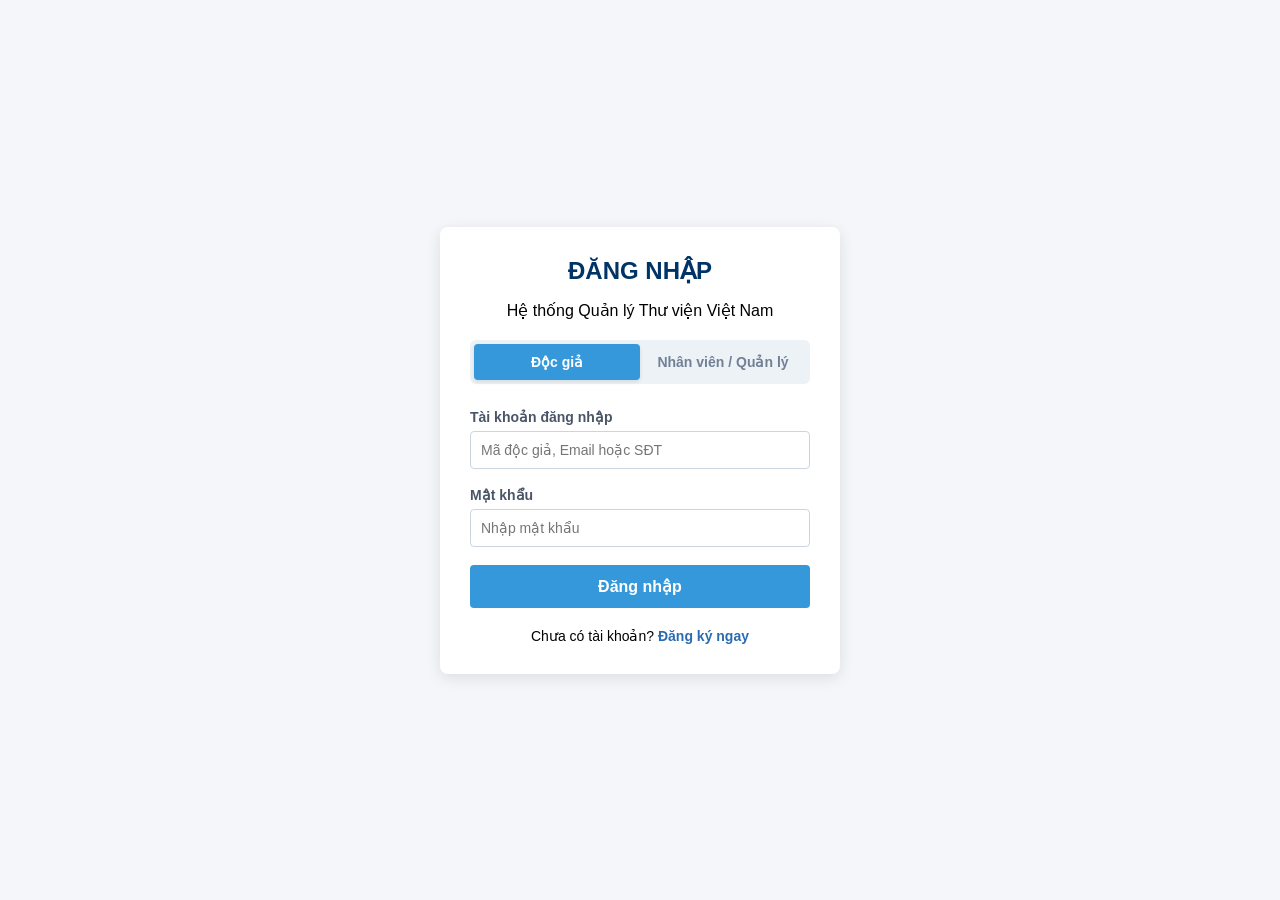
<file: frontend/auth/login.html>
<!DOCTYPE html>
<html lang="vi">
<head>
    <meta charset="UTF-8">
    <meta name="viewport" content="width=device-width, initial-scale=1.0">
    <title>VIETNAM Library - Đăng nhập</title>
    <style>
        body {
            font-family: Arial, sans-serif;
            background-color: #f4f6f9;
            margin: 0;
            display: flex;
            justify-content: center;
            align-items: center;
            min-height: 100vh;
        }
        .auth-container {
            background: #ffffff;
            width: 100%;
            max-width: 400px;
            padding: 30px;
            border-radius: 8px;
            box-shadow: 0 4px 15px rgba(0, 0, 0, 0.1);
            box-sizing: border-box;
        }
        .auth-header {
            text-align: center;
            margin-bottom: 20px;
        }
        .auth-header h2 {
            color: #003366;
            margin: 0 0 5px 0;
            font-size: 24px;
        }
        
        /* --- CSS CHO PHẦN CHUYỂN TAB CHUYÊN NGHIỆP --- */
        .role-tabs {
            display: flex;
            background: #edf2f7;
            padding: 4px;
            border-radius: 6px;
            margin-bottom: 25px;
        }
        .tab-btn {
            flex: 1;
            padding: 10px;
            text-align: center;
            cursor: pointer;
            font-weight: bold;
            font-size: 14px;
            color: #718096;
            border-radius: 4px;
            transition: all 0.3s ease;
        }
        /* Tab nào được chọn sẽ sáng lên màu xanh dương */
        .tab-btn.active {
            background: #3498db;
            color: white;
            box-shadow: 0 2px 4px rgba(0,0,0,0.1);
        }

        .form-group {
            margin-bottom: 18px;
        }
        .form-group label {
            display: block;
            margin-bottom: 6px;
            font-size: 14px;
            font-weight: bold;
            color: #4a5568;
        }
        .form-group input {
            width: 100%;
            padding: 10px;
            border: 1px solid #cbd5e0;
            border-radius: 4px;
            font-size: 14px;
            box-sizing: border-box;
        }
        .btn-login {
            width: 100%;
            padding: 12px;
            background-color: #3498db;
            border: none;
            border-radius: 4px;
            color: white;
            font-size: 16px;
            font-weight: bold;
            cursor: pointer;
            transition: background 0.2s;
        }
        .btn-login:hover {
            background-color: #2980b9;
        }
        .auth-switch {
            text-align: center;
            margin-top: 20px;
            font-size: 14px;
        }
        .auth-switch a {
            color: #2b6cb0;
            text-decoration: none;
            font-weight: bold;
        }
    </style>
</head>
<body>

<div class="auth-container">
    <div class="auth-header">
        <h2>ĐĂNG NHẬP</h2>
        <p>Hệ thống Quản lý Thư viện Việt Nam</p>
    </div>

    <div class="role-tabs">
        <div class="tab-btn active" onclick="switchRole('reader')">Độc giả</div>
        <div class="tab-btn" onclick="switchRole('staff')">Nhân viên / Quản lý</div>
    </div>
    
    <form onsubmit="handleLogin(event)">
        <div class="form-group">
            <label id="account-label">Tài khoản đăng nhập</label>
            <input type="text" id="login-account" required placeholder="Mã độc giả, Email hoặc SĐT">
        </div>
        <div class="form-group">
            <label>Mật khẩu</label>
            <input type="password" id="login-password" required placeholder="Nhập mật khẩu">
        </div>
        <button type="submit" class="btn-login">Đăng nhập</button>
    </form>
    
    <div class="auth-switch" id="register-link-box">
        Chưa có tài khoản? <a href="register.html">Đăng ký ngay</a>
    </div>
</div>

<script src="../shared/api.js"></script>
<script src="login.js"></script>
</body>
</html>
</file>
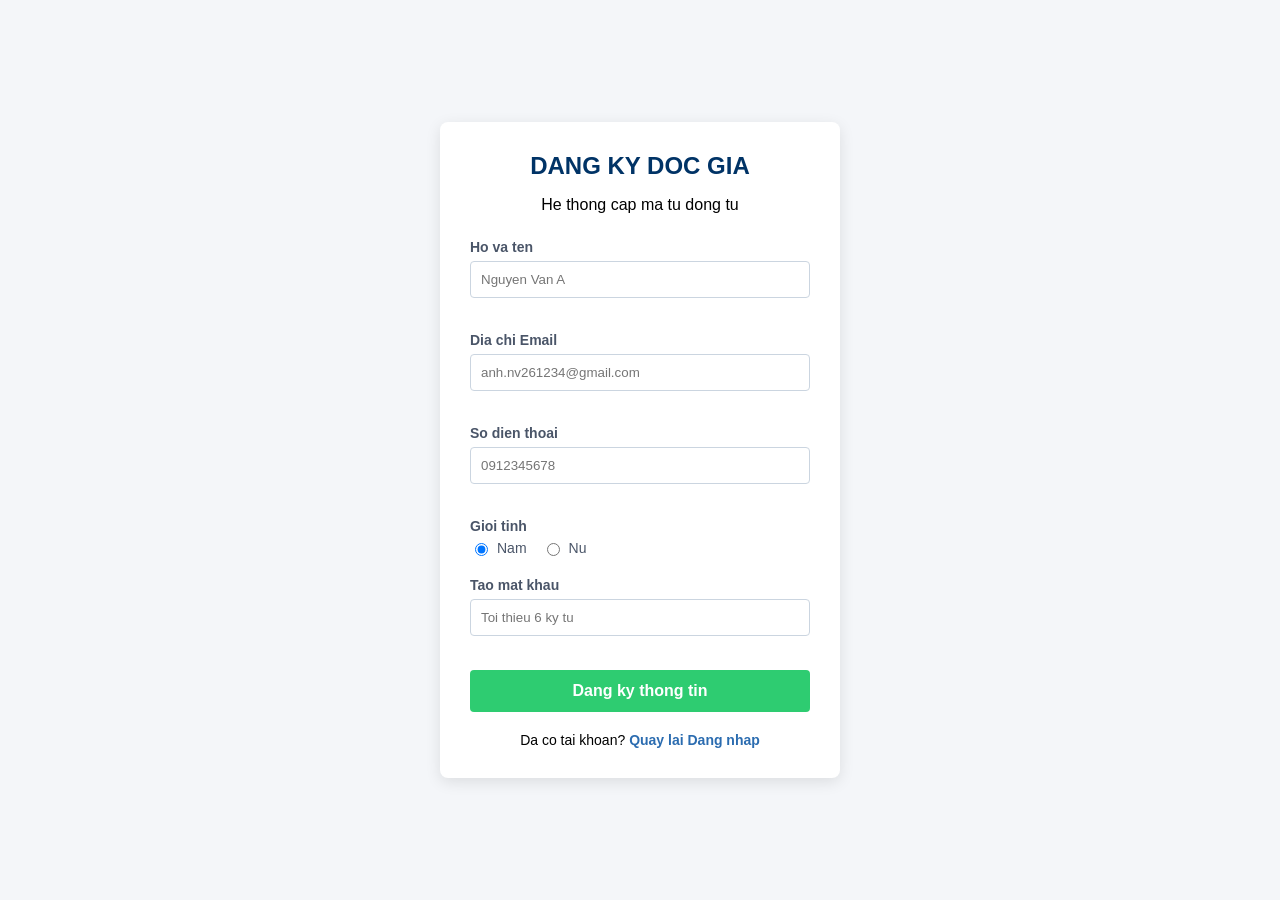
<file: frontend/auth/register.html>
<!DOCTYPE html>
<html lang="vi">
<head>
    <meta charset="UTF-8">
    <meta name="viewport" content="width=device-width, initial-scale=1.0">
    <title>HUST Library - Dang ky doc gia</title>
    <style>
        body {
            font-family: Arial, sans-serif;
            background-color: #f4f6f9;
            margin: 0;
            display: flex;
            justify-content: center;
            align-items: center;
            min-height: 100vh;
        }
        .auth-container {
            background: #ffffff;
            width: 100%;
            max-width: 400px;
            padding: 30px;
            border-radius: 8px;
            box-shadow: 0 4px 15px rgba(0, 0, 0, 0.1);
            box-sizing: border-box;
        }
        .auth-header {
            text-align: center;
            margin-bottom: 25px;
        }
        .auth-header h2 {
            color: #003366;
            margin: 0 0 5px 0;
            font-size: 24px;
        }
        .form-group {
            margin-bottom: 15px;
        }
        .form-group label {
            display: block;
            margin-bottom: 6px;
            font-size: 14px;
            font-weight: bold;
            color: #4a5568;
        }
        .form-group input {
            width: 100%;
            padding: 10px;
            border: 1px solid #cbd5e0;
            border-radius: 4px;
            box-sizing: border-box;
        }
        .btn-register {
            width: 100%;
            padding: 12px;
            background-color: #2ecc71;
            border: none;
            border-radius: 4px;
            color: white;
            font-size: 16px;
            font-weight: bold;
            cursor: pointer;
            transition: background 0.2s;
        }
        .btn-register:hover {
            background-color: #27ae60;
        }
        .btn-register:disabled {
            background-color: #9ae6b4;
            cursor: not-allowed;
        }
        .auth-switch {
            text-align: center;
            margin-top: 20px;
            font-size: 14px;
        }
        .auth-switch a {
            color: #2b6cb0;
            text-decoration: none;
            font-weight: bold;
        }
        .error-message {
            color: #e74c3c;
            font-size: 12px;
            margin-top: 4px;
            display: block;
            min-height: 15px;
        }
        .success-card {
            background: #edf7ed;
            color: #1e4620;
            padding: 15px;
            border-radius: 4px;
            margin-bottom: 15px;
            border: 1px solid #c3e6cb;
            text-align: center;
        }
        .reader-id {
            font-size: 18px;
            font-weight: bold;
            color: #ff0000;
            margin-top: 5px;
        }
        .hidden {
            display: none;
        }
    </style>
</head>
<body>

<div class="auth-container">
    <div class="auth-header">
        <h2>DANG KY DOC GIA</h2>
        <p>He thong cap ma tu dong tu</p>
    </div>

    <div id="register-success" class="success-card hidden">
        Dang ky thanh cong! Ma doc gia cua ban la:
        <div class="reader-id" id="assigned-id"></div>
    </div>

    <form onsubmit="handleRegister(event)">
        <div class="form-group">
            <label>Ho va ten</label>
            <input type="text" id="reg-name" required placeholder="Nguyen Van A">
            <span class="error-message" id="name-error"></span>
        </div>
        <div class="form-group">
            <label>Dia chi Email</label>
            <input type="email" id="reg-email" required placeholder="anh.nv261234@gmail.com">
            <span class="error-message" id="email-error"></span>
        </div>
        <div class="form-group">
            <label>So dien thoai</label>
            <input type="tel" id="reg-phone" required placeholder="0912345678">
            <span class="error-message" id="phone-error"></span>
        </div>
        <div class="form-group">
            <label>Gioi tinh</label>
            <div style="display: flex; gap: 15px; align-items: center; margin-top: 4px;">
                <label style="display: inline-flex; align-items: center; gap: 6px; font-weight: normal; cursor: pointer;">
                    <input type="radio" name="reg-gender" value="Nam" checked> Nam
                </label>
                <label style="display: inline-flex; align-items: center; gap: 6px; font-weight: normal; cursor: pointer;">
                    <input type="radio" name="reg-gender" value="Nu"> Nu
                </label>
            </div>
        </div>
        <div class="form-group">
            <label>Tao mat khau</label>
            <input type="password" id="reg-password" required placeholder="Toi thieu 6 ky tu">
            <span class="error-message" id="password-error"></span>
        </div>
        <button type="submit" class="btn-register">Dang ky thong tin</button>
    </form>

    <div class="auth-switch">
        Da co tai khoan? <a href="login.html">Quay lai Dang nhap</a>
    </div>
</div>

<script src="../shared/api.js"></script>
<script src="register.js"></script>
</body>
</html>
</file>
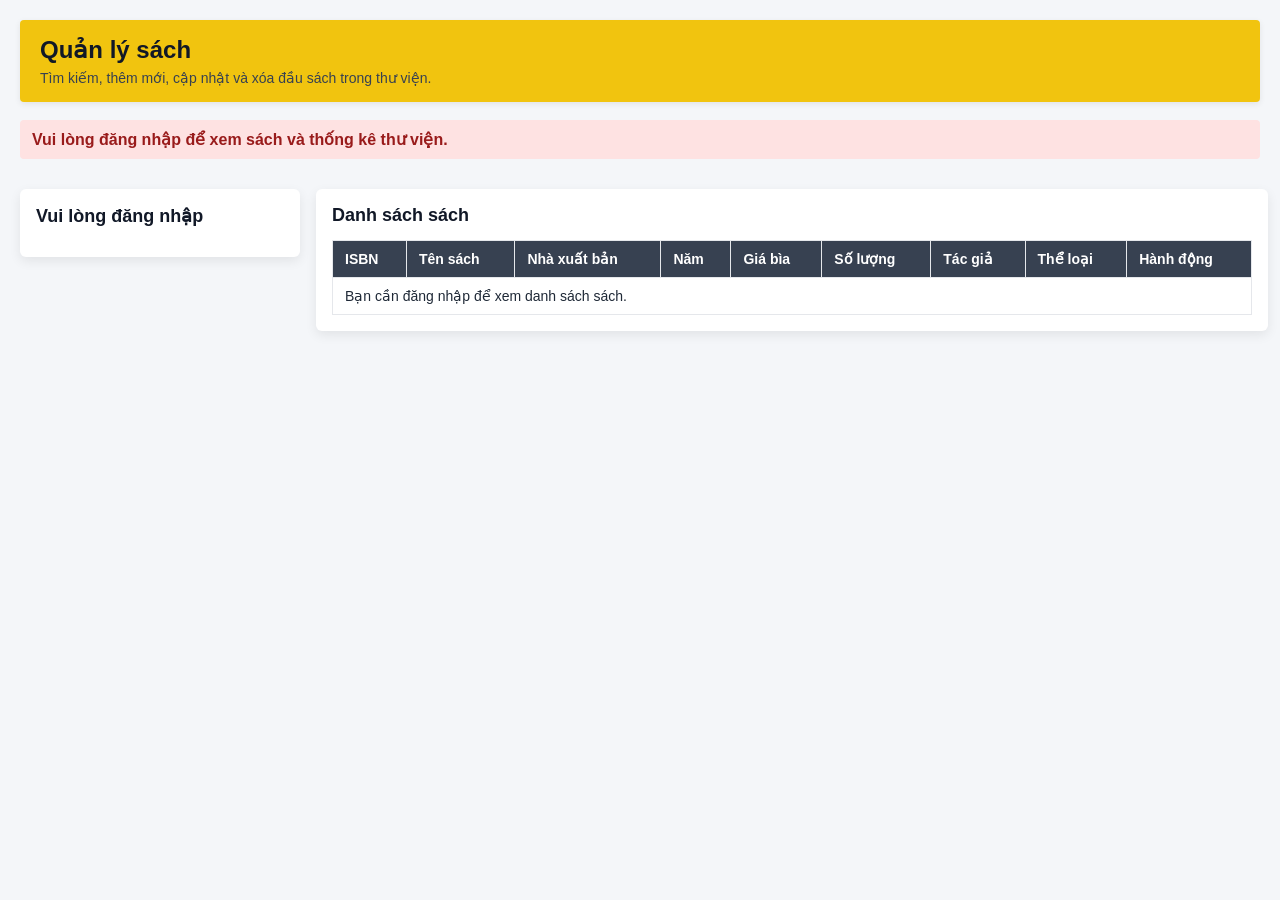
<file: frontend/books/books.html>
<!doctype html>
<html lang="vi">
<head>
    <meta charset="utf-8">
    <meta name="viewport" content="width=device-width, initial-scale=1">
    <title>Quản lý sách</title>
    <link rel="stylesheet" href="../shared/base.css">

    <style>
        body {
            background: #f4f6f9;
            color: #1f2937;
        }

        .books-page {
            padding: 20px;
        }

        .page-heading {
            background: #f1c40f;
            color: #111827;
            padding: 16px 20px;
            border-radius: 4px;
            margin-bottom: 18px;
            box-shadow: 0 2px 6px rgba(0, 0, 0, 0.08);
        }

        .page-heading h1 {
            margin: 0;
            font-size: 24px;
            letter-spacing: 0;
        }

        .page-heading p {
            margin: 6px 0 0;
            color: #374151;
            font-size: 14px;
        }

        .toolbar {
            display: flex;
            gap: 10px;
            align-items: center;
            justify-content: space-between;
            margin-bottom: 16px;
            flex-wrap: wrap;
        }

        .search-box {
            display: flex;
            gap: 8px;
            flex: 1;
            min-width: 320px;
        }

        .search-box input,
        .search-box select,
        .book-form input,
        .book-form textarea,
        .copy-form input,
        .copy-form select {
            border: 1px solid #d1d5db;
            border-radius: 4px;
            padding: 10px;
            font-size: 14px;
            background: #ffffff;
        }

        .search-box input {
            flex: 1;
            min-width: 180px;
        }

        .btn {
            border: none;
            border-radius: 4px;
            padding: 10px 14px;
            font-weight: bold;
            cursor: pointer;
            transition: background 0.2s, transform 0.1s;
            white-space: nowrap;
        }

        .btn:active {
            transform: translateY(1px);
        }

        .btn-primary {
            background: #3498db;
            color: white;
        }

        .btn-primary:hover {
            background: #2980b9;
        }

        .btn-success {
            background: #2ecc71;
            color: white;
        }

        .btn-success:hover {
            background: #27ae60;
        }

        .btn-warning {
            background: #f39c12;
            color: #111827;
        }

        .btn-warning:hover {
            background: #d68910;
        }

        .btn-danger {
            background: #e74c3c;
            color: white;
        }

        .btn-danger:hover {
            background: #c0392b;
        }

        .layout {
            display: grid;
            grid-template-columns: minmax(280px, 360px) 1fr;
            gap: 16px;
            align-items: start;
        }

        .panel {
            background: #ffffff;
            border-radius: 6px;
            box-shadow: 0 4px 12px rgba(0, 0, 0, 0.08);
            padding: 16px;
        }

        .panel h2 {
            margin: 0 0 14px;
            font-size: 18px;
            color: #111827;
        }

        .book-form {
            display: grid;
            gap: 12px;
        }

        .copy-panel {
            margin-top: 16px;
            border-top: 1px solid #e5e7eb;
            padding-top: 14px;
        }

        .copy-panel[hidden] {
            display: none;
        }

        .copy-form {
            display: grid;
            gap: 12px;
        }

        .copies-panel {
            margin-top: 16px;
        }

        .copies-panel[hidden] {
            display: none;
        }

        .copy-status-select,
        .copy-compensation-input {
            border: 1px solid #d1d5db;
            border-radius: 4px;
            padding: 8px;
            font-size: 14px;
            background: #ffffff;
        }

        .copy-compensation-input {
            width: 90px;
        }

        .field {
            display: grid;
            gap: 6px;
        }

        .field label {
            font-size: 13px;
            font-weight: bold;
            color: #4b5563;
        }

        .book-form textarea {
            min-height: 76px;
            resize: vertical;
        }

        .form-actions {
            display: flex;
            gap: 8px;
            flex-wrap: wrap;
            margin-top: 4px;
        }

        .message {
            margin-bottom: 14px;
            padding: 10px 12px;
            border-radius: 4px;
            font-weight: bold;
            display: none;
        }

        .message.success {
            display: block;
            background: #d1fae5;
            color: #065f46;
        }

        .message.error {
            display: block;
            background: #fee2e2;
            color: #991b1b;
        }

        .table-wrap {
            overflow-x: auto;
        }

        .books-table {
            width: 100%;
            border-collapse: collapse;
            font-size: 14px;
            min-width: 920px;
        }

        .books-table th,
        .books-table td {
            border: 1px solid #e5e7eb;
            padding: 10px 12px;
            text-align: left;
            vertical-align: top;
        }

        .books-table th {
            background: #374151;
            color: #ffffff;
        }

        .books-table tbody tr:nth-child(even) {
            background: #f9fafb;
        }

        .books-table .actions {
            display: flex;
            gap: 6px;
            flex-wrap: wrap;
        }

        .muted {
            color: #6b7280;
            font-size: 13px;
        }

        @media (max-width: 900px) {
            .books-page {
                padding: 12px;
            }

            .layout {
                grid-template-columns: 1fr;
            }

            .search-box {
                min-width: 100%;
            }
        }
    </style>
</head>
<body>
    <main class="books-page">
        <section class="page-heading">
            <h1>Quản lý sách</h1>
            <p>Tìm kiếm, thêm mới, cập nhật và xóa đầu sách trong thư viện.</p>
        </section>

        <div id="bookMessage" class="message"></div>

        <section class="toolbar">
            <form id="searchForm" class="search-box">
                <select id="searchType" aria-label="Loại tìm kiếm">
                    <option value="all">Tất cả</option>
                    <option value="isbn">ISBN</option>
                    <option value="title">Tên sách</option>
                    <option value="author">Tác giả</option>
                    <option value="category">Thể loại</option>
                </select>

                <input
                    id="searchKeyword"
                    type="search"
                    placeholder="Nhập ISBN, tên sách, tác giả hoặc thể loại">

                <button class="btn btn-primary" type="submit">Tìm kiếm</button>
                <button class="btn btn-warning" id="resetSearchBtn" type="button">Tải lại</button>
            </form>

            <button class="btn btn-success" id="newBookBtn" type="button">Thêm sách mới</button>
        </section>

        <section class="layout">
            <aside class="panel">
                <h2 id="formTitle">Thêm sách</h2>

                <form id="bookForm" class="book-form">
                    <div class="field">
                        <label for="isbn">ISBN</label>
                        <input id="isbn" name="isbn" type="text" maxlength="20" required>
                    </div>

                    <div class="field">
                        <label for="tenSach">Tên sách</label>
                        <input id="tenSach" name="ten_sach" type="text" required>
                    </div>

                    <div class="field">
                        <label for="tenNxb">Nhà xuất bản</label>
                        <input id="tenNxb" name="ten_nxb" type="text" required>
                    </div>

                    <div class="field">
                        <label for="namXuatBan">Năm xuất bản</label>
                        <input id="namXuatBan" name="nam_xuat_ban" type="number" min="1" required>
                    </div>

                    <div class="field">
                        <label for="soTrang">Số trang</label>
                        <input id="soTrang" name="so_trang" type="number" min="1">
                    </div>

                    <div class="field">
                        <label for="giaBia">Giá bìa</label>
                        <input id="giaBia" name="gia_bia" type="number" min="1" step="1" required>
                    </div>

                    <div class="field">
                        <label for="tacGia">Tác giả</label>
                        <input id="tacGia" name="tac_gia" type="text" placeholder="Nguyễn Nhật Ánh, Nam Cao">
                        <span class="muted">Nhập nhiều tác giả, cách nhau bằng dấu phẩy.</span>
                    </div>

                    <div class="field">
                        <label for="theLoai">Thể loại</label>
                        <input id="theLoai" name="the_loai" type="text" placeholder="Văn học, Thiếu nhi">
                        <span class="muted">Nhập nhiều thể loại, cách nhau bằng dấu phẩy.</span>
                    </div>

                    <div class="field">
                        <label for="moTa">Mô tả</label>
                        <textarea id="moTa" name="mo_ta"></textarea>
                    </div>

                    <div class="form-actions">
                        <button class="btn btn-success" id="saveBookBtn" type="submit">Lưu sách</button>
                        <button class="btn btn-warning" id="cancelEditBtn" type="button">Hủy</button>
                    </div>
                </form>

                <section id="copyPanel" class="copy-panel" hidden>
                    <h2>Thêm cuốn sách</h2>
                    <p id="copyTarget" class="muted"></p>

                    <form id="copyForm" class="copy-form">
                        <div class="field">
                            <label for="copyQuantity">Số lượng cuốn</label>
                            <input id="copyQuantity" name="so_luong" type="number" min="1" max="1000" value="1" required>
                        </div>

                        <div class="field">
                            <label for="copyStatus">Tình trạng ban đầu</label>
                            <select id="copyStatus" name="tinh_trang">
                                <option value="Tot">Tốt</option>
                                <option value="HongNhe">Hỏng nhẹ</option>
                                <option value="HongNang">Hỏng nặng</option>
                                <option value="Mat">Mất</option>
                            </select>
                        </div>

                        <div class="field">
                            <label for="copyCompensation">Hệ số đền bù</label>
                            <input id="copyCompensation" name="he_so_den_bu" type="number" min="1" step="0.1" value="1.2" required>
                        </div>

                        <div class="form-actions">
                            <button class="btn btn-success" type="submit">Thêm cuốn</button>
                            <button class="btn btn-warning" id="cancelCopyBtn" type="button">Hủy</button>
                        </div>
                    </form>
                </section>
            </aside>

            <section class="panel">
                <h2>Danh sách sách</h2>

                <div class="table-wrap">
                    <table class="books-table">
                        <thead>
                            <tr>
                                <th>ISBN</th>
                                <th>Tên sách</th>
                                <th>Nhà xuất bản</th>
                                <th>Năm</th>
                                <th>Giá bìa</th>
                                <th>Số lượng</th>
                                <th>Tác giả</th>
                                <th>Thể loại</th>
                                <th>Hành động</th>
                            </tr>
                        </thead>
                        <tbody id="booksTableBody">
                            <tr>
                                <td colspan="9">Đang tải dữ liệu...</td>
                            </tr>
                        </tbody>
                    </table>
                </div>

                <section id="copiesPanel" class="copies-panel" hidden>
                    <h2>Danh sách cuốn vật lý</h2>
                    <p id="copiesTitle" class="muted"></p>

                    <div class="table-wrap">
                        <table class="books-table">
                            <thead>
                                <tr>
                                    <th>Mã cuốn</th>
                                    <th>ISBN</th>
                                    <th>Tình trạng</th>
                                    <th>Hệ số đền bù</th>
                                    <th>Hành động</th>
                                </tr>
                            </thead>
                            <tbody id="copiesTableBody">
                                <tr>
                                    <td colspan="5">Chọn một đầu sách để xem các cuốn vật lý.</td>
                                </tr>
                            </tbody>
                        </table>
                    </div>
                </section>
            </section>
        </section>
    </main>

    <script src="../shared/api.js"></script>
    <script src="./books.js"></script>
</body>
</html>
</file>
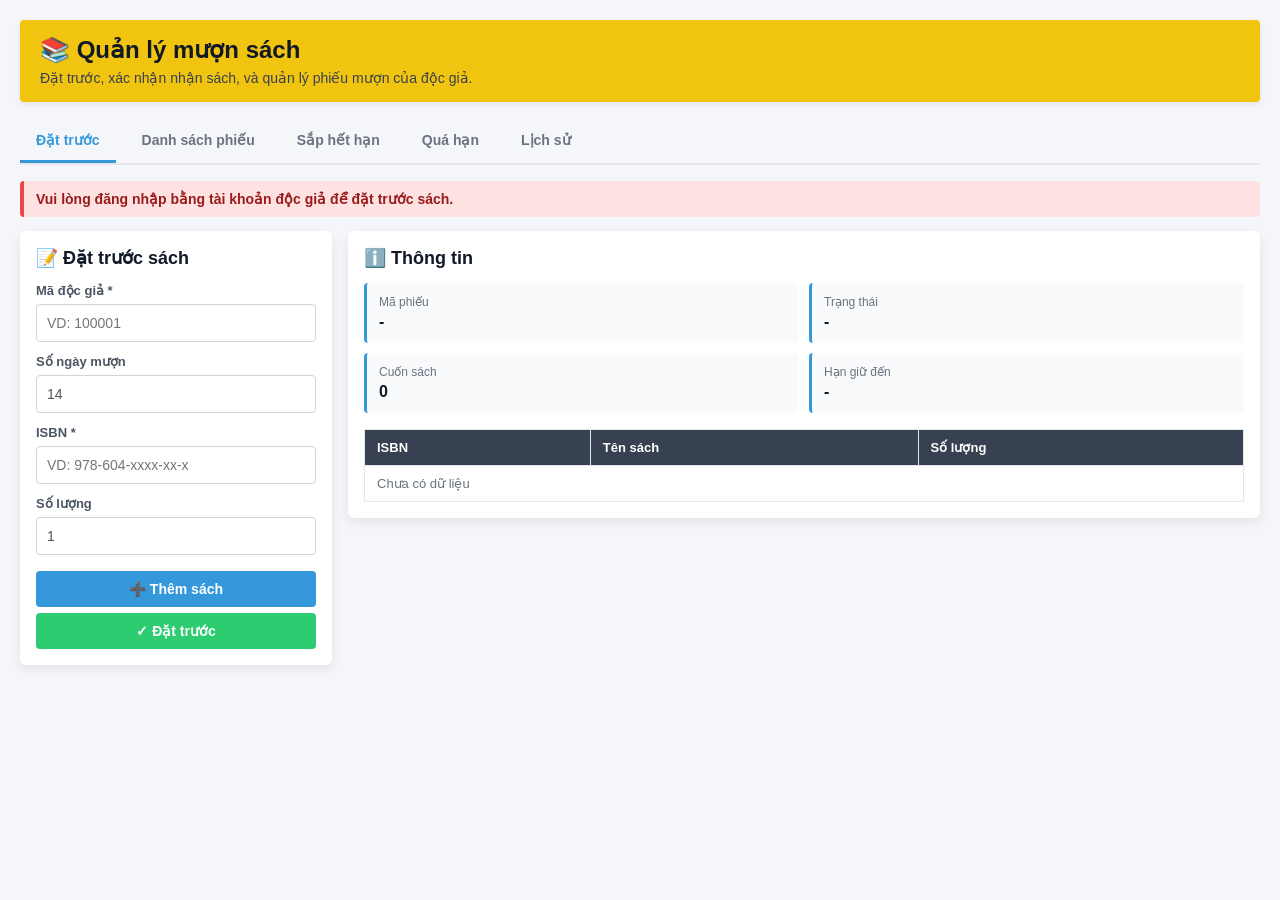
<file: frontend/borrowing/borrowing.html>
<!doctype html>
<html lang="vi">
<head>
    <meta charset="utf-8">
    <meta name="viewport" content="width=device-width, initial-scale=1">
    <title>Quản lý mượn sách</title>
    <link rel="stylesheet" href="../shared/base.css">

    <style>
        body {
            background: #f4f6f9;
            color: #1f2937;
        }

        .borrowing-page {
            padding: 20px;
        }

        .page-heading {
            background: #f1c40f;
            color: #111827;
            padding: 16px 20px;
            border-radius: 4px;
            margin-bottom: 18px;
            box-shadow: 0 2px 6px rgba(0, 0, 0, 0.08);
        }

        .page-heading h1 {
            margin: 0;
            font-size: 24px;
            letter-spacing: 0;
        }

        .page-heading p {
            margin: 6px 0 0;
            color: #374151;
            font-size: 14px;
        }

        .tabs {
            display: flex;
            gap: 10px;
            margin-bottom: 16px;
            border-bottom: 2px solid #e5e7eb;
        }

        .tab-btn {
            background: none;
            border: none;
            padding: 12px 16px;
            font-weight: bold;
            cursor: pointer;
            color: #6b7280;
            border-bottom: 3px solid transparent;
            transition: all 0.2s;
            font-size: 14px;
        }

        .tab-btn.active {
            color: #3498db;
            border-bottom-color: #3498db;
        }

        .tab-btn:hover {
            color: #1f2937;
        }

        .tab-content {
            display: none;
        }

        .tab-content.active {
            display: block;
        }

        .toolbar {
            display: flex;
            gap: 10px;
            align-items: center;
            justify-content: space-between;
            margin-bottom: 16px;
            flex-wrap: wrap;
        }

        .search-box {
            display: flex;
            gap: 8px;
            flex: 1;
            min-width: 320px;
        }

        .search-box input,
        .search-box select,
        .form-grid input,
        .form-grid select,
        .form-grid textarea {
            border: 1px solid #d1d5db;
            border-radius: 4px;
            padding: 10px;
            font-size: 14px;
            background: #ffffff;
        }

        .search-box input {
            flex: 1;
            min-width: 180px;
        }

        .btn {
            border: none;
            border-radius: 4px;
            padding: 10px 14px;
            font-weight: bold;
            cursor: pointer;
            transition: background 0.2s, transform 0.1s;
            white-space: nowrap;
            font-size: 14px;
        }

        .btn:active {
            transform: translateY(1px);
        }

        .btn-primary {
            background: #3498db;
            color: white;
        }

        .btn-primary:hover {
            background: #2980b9;
        }

        .btn-success {
            background: #2ecc71;
            color: white;
        }

        .btn-success:hover {
            background: #27ae60;
        }

        .btn-warning {
            background: #f39c12;
            color: #111827;
        }

        .btn-warning:hover {
            background: #d68910;
        }

        .btn-danger {
            background: #e74c3c;
            color: white;
        }

        .btn-danger:hover {
            background: #c0392b;
        }

        .btn-info {
            background: #9b59b6;
            color: white;
        }

        .btn-info:hover {
            background: #8e44ad;
        }

        .btn-sm {
            padding: 6px 10px;
            font-size: 12px;
        }

        .layout {
            display: grid;
            grid-template-columns: minmax(280px, 400px) 1fr;
            gap: 16px;
            align-items: start;
        }

        .panel {
            background: #ffffff;
            border-radius: 6px;
            box-shadow: 0 4px 12px rgba(0, 0, 0, 0.08);
            padding: 16px;
        }

        .panel h2 {
            margin: 0 0 14px;
            font-size: 18px;
            color: #111827;
        }

        .form-grid {
            display: grid;
            gap: 12px;
        }

        .form-actions {
            display: flex;
            gap: 8px;
            flex-wrap: wrap;
            margin-top: 4px;
        }

        .field {
            display: grid;
            gap: 6px;
        }

        .field label {
            font-size: 13px;
            font-weight: bold;
            color: #4b5563;
        }

        .field.full {
            grid-column: 1 / -1;
        }

        .message {
            margin-bottom: 14px;
            padding: 10px 12px;
            border-radius: 4px;
            font-weight: bold;
            display: none;
            font-size: 14px;
        }

        .message.success {
            display: block;
            background: #d1fae5;
            color: #065f46;
            border-left: 4px solid #10b981;
        }

        .message.error {
            display: block;
            background: #fee2e2;
            color: #991b1b;
            border-left: 4px solid #ef4444;
        }

        .message.info {
            display: block;
            background: #dbeafe;
            color: #1e40af;
            border-left: 4px solid #3b82f6;
        }

        .borrow-items {
            margin-top: 12px;
            padding-top: 12px;
            border-top: 1px solid #e5e7eb;
        }

        .borrow-item {
            display: flex;
            justify-content: space-between;
            align-items: center;
            padding: 8px;
            background: #f9fafb;
            border-radius: 4px;
            margin-bottom: 8px;
            font-size: 13px;
        }

        .borrow-item-info {
            flex: 1;
        }

        .borrow-item-isbn {
            font-weight: bold;
            color: #111827;
        }

        .borrow-item-qty {
            color: #6b7280;
            font-size: 12px;
        }

        .borrow-item-remove {
            background: #e74c3c;
            color: white;
            border: none;
            border-radius: 3px;
            padding: 4px 8px;
            cursor: pointer;
            font-size: 12px;
        }

        .borrow-item-remove:hover {
            background: #c0392b;
        }

        .table-wrap {
            overflow-x: auto;
        }

        .borrowing-table {
            width: 100%;
            border-collapse: collapse;
            font-size: 13px;
            min-width: 880px;
        }

        .borrowing-table th,
        .borrowing-table td {
            border: 1px solid #e5e7eb;
            padding: 10px 12px;
            text-align: left;
            vertical-align: top;
        }

        .borrowing-table th {
            background: #374151;
            color: #ffffff;
            font-weight: bold;
        }

        .borrowing-table tbody tr:nth-child(even) {
            background: #f9fafb;
        }

        .borrowing-table tbody tr:hover {
            background: #f3f4f6;
        }

        .status-badge {
            display: inline-block;
            padding: 4px 10px;
            border-radius: 20px;
            font-size: 12px;
            font-weight: bold;
            text-align: center;
            min-width: 80px;
        }

        .status-waiting {
            background: #fef3c7;
            color: #92400e;
        }

        .status-borrowing {
            background: #dbeafe;
            color: #1e40af;
        }

        .status-completed {
            background: #d1fae5;
            color: #065f46;
        }

        .status-cancelled {
            background: #fee2e2;
            color: #991b1b;
        }

        .overdue-badge {
            display: inline-block;
            padding: 4px 8px;
            background: #ef4444;
            color: white;
            border-radius: 3px;
            font-size: 11px;
            font-weight: bold;
        }

        .soon-badge {
            display: inline-block;
            padding: 4px 8px;
            background: #f59e0b;
            color: white;
            border-radius: 3px;
            font-size: 11px;
            font-weight: bold;
        }

        .summary-cards {
            display: grid;
            grid-template-columns: repeat(2, 1fr);
            gap: 10px;
        }

        .summary-card {
            background: #f9fafb;
            padding: 12px;
            border-radius: 4px;
            border-left: 3px solid #3498db;
        }

        .summary-card span {
            display: block;
            font-size: 12px;
            color: #6b7280;
            margin-bottom: 4px;
        }

        .summary-card strong {
            display: block;
            font-size: 16px;
            color: #111827;
        }

        .actions {
            display: flex;
            gap: 6px;
            flex-wrap: wrap;
        }

        .muted {
            color: #6b7280;
            font-size: 13px;
        }

        .loading {
            text-align: center;
            padding: 20px;
            color: #6b7280;
        }

        .empty-state {
            text-align: center;
            padding: 30px 20px;
            color: #9ca3af;
        }

        .empty-state-icon {
            font-size: 40px;
            margin-bottom: 10px;
        }

        @media (max-width: 1000px) {
            .borrowing-page {
                padding: 12px;
            }

            .layout {
                grid-template-columns: 1fr;
            }

            .search-box {
                min-width: 100%;
            }

            .summary-cards {
                grid-template-columns: 1fr;
            }
        }
    </style>
</head>
<body>

    <main class="borrowing-page">
        <section class="page-heading">
            <h1>📚 Quản lý mượn sách</h1>
            <p>Đặt trước, xác nhận nhận sách, và quản lý phiếu mượn của độc giả.</p>
        </section>

        <!-- TABS -->
        <div class="tabs">
            <button class="tab-btn active" data-tab="reserve">Đặt trước</button>
            <button class="tab-btn" data-tab="confirm">Xác nhận lấy</button>
            <button class="tab-btn" data-tab="list">Danh sách phiếu</button>
            <button class="tab-btn" data-tab="expiring">Sắp hết hạn</button>
            <button class="tab-btn" data-tab="overdue">Quá hạn</button>
            <button class="tab-btn" data-tab="history">Lịch sử</button>
        </div>

        <!-- TAB 1: RESERVE -->
        <div id="reserve" class="tab-content active">
            <div id="reserveMessage" class="message"></div>

            <section class="layout">
                <!-- FORM -->
                <div class="panel">
                    <h2>📝 Đặt trước sách</h2>

                    <form id="reserveForm" class="form-grid">
                        <div class="field">
                            <label for="readerId">Mã độc giả *</label>
                            <input id="readerId" type="number" min="1" required placeholder="VD: 100001">
                        </div>

                        <div class="field">
                            <label for="borrowDays">Số ngày mượn</label>
                            <input id="borrowDays" type="number" min="1" max="60" value="14">
                        </div>

                        <div class="field">
                            <label for="isbn">ISBN *</label>
                            <input id="isbn" type="text" placeholder="VD: 978-604-xxxx-xx-x">
                        </div>

                        <div class="field">
                            <label for="quantity">Số lượng</label>
                            <input id="quantity" type="number" min="1" value="1">
                        </div>

                        <div class="form-actions field full">
                            <button type="button" class="btn btn-primary" id="addBookBtn">➕ Thêm sách</button>
                            <button type="submit" class="btn btn-success">✓ Đặt trước</button>
                        </div>
                    </form>

                    <div id="borrowItems" class="borrow-items" style="display: none;">
                        <h3 style="margin: 0 0 8px; font-size: 14px;">Sách sẽ mượn:</h3>
                        <div id="borrowList"></div>
                    </div>
                </div>

                <!-- INFO -->
                <div class="panel">
                    <h2>ℹ️ Thông tin</h2>

                    <div class="summary-cards">
                        <div class="summary-card">
                            <span>Mã phiếu</span>
                            <strong id="lastTicketId">-</strong>
                        </div>
                        <div class="summary-card">
                            <span>Trạng thái</span>
                            <strong id="lastStatus">-</strong>
                        </div>
                        <div class="summary-card">
                            <span>Cuốn sách</span>
                            <strong id="lastBookCount">0</strong>
                        </div>
                        <div class="summary-card">
                            <span>Hạn giữ đến</span>
                            <strong id="lastHoldDate">-</strong>
                        </div>
                    </div>

                    <div class="table-wrap" style="margin-top: 16px;">
                        <table class="borrowing-table">
                            <thead>
                                <tr>
                                    <th>ISBN</th>
                                    <th>Tên sách</th>
                                    <th>Số lượng</th>
                                </tr>
                            </thead>
                            <tbody id="reserveResultTable">
                                <tr>
                                    <td colspan="3" class="muted">Chưa có dữ liệu</td>
                                </tr>
                            </tbody>
                        </table>
                    </div>
                </div>
            </section>
        </div>

        <!-- TAB 2: CONFIRM PICKUP -->
        <div id="confirm" class="tab-content">
            <div id="confirmMessage" class="message"></div>

            <section class="layout">
                <!-- FORM -->
                <div class="panel">
                    <h2>✅ Xác nhận lấy sách</h2>

                    <form id="confirmForm" class="form-grid">
                        <div class="field">
                            <label for="borrowTicketId">Mã phiếu mượn *</label>
                            <input id="borrowTicketId" type="number" min="1" required placeholder="VD: 1">
                        </div>

                        <div class="field">
                            <label for="staffId">Mã nhân viên *</label>
                            <input id="staffId" type="number" min="1" required placeholder="VD: 1">
                        </div>

                        <!-- Removed confirm borrow days input per request -->

                        <div class="form-actions field full">
                            <button type="submit" class="btn btn-success">✓ Xác nhận</button>
                        </div>
                    </form>

                    <div id="waitingTicketsSection" style="margin-top:16px; display:block;">
                        <h3 style="margin: 6px 0 10px; font-size:14px;">Phiếu chờ lấy sách (Chờ lấy)</h3>
                        <div id="waitingTicketsMessage" class="message" style="display:none;"></div>
                        <div class="table-wrap">
                            <table class="borrowing-table">
                                <thead>
                                    <tr>
                                        <th>Mã phiếu</th>
                                        <th>Độc giả</th>
                                        <th>Cuốn</th>
                                        <th>Số ngày mượn</th>
                                        <th>Ngày tạo</th>
                                        <th>Hành động</th>
                                    </tr>
                                </thead>
                                <tbody id="waitingTicketsTable">
                                    <tr>
                                        <td colspan="6" class="muted">Chưa có dữ liệu</td>
                                    </tr>
                                </tbody>
                            </table>
                        </div>
                    </div>
                </div>

                <!-- RESULT -->
                <div class="panel">
                    <h2>📊 Kết quả xác nhận</h2>

                    <div class="table-wrap">
                        <table class="borrowing-table">
                            <thead>
                                <tr>
                                    <th>Mã sách</th>
                                    <th>ISBN</th>
                                    <th>Tên sách</th>
                                    <th>Hạn trả</th>
                                </tr>
                            </thead>
                            <tbody id="confirmResultTable">
                                <tr>
                                    <td colspan="4" class="muted">Chưa có dữ liệu</td>
                                </tr>
                            </tbody>
                        </table>
                    </div>
                </div>
            </section>
        </div>

        <!-- TAB 3: BORROWING LIST -->
        <div id="list" class="tab-content">
            <div id="listMessage" class="message"></div>

            <div class="toolbar">
                <div class="search-box">
                    <select id="statusFilter">
                        <option value="">Tất cả trạng thái</option>
                        <option value="ChoLaySach">Chờ lấy</option>
                        <option value="DangMuon">Đang mượn</option>
                        <option value="HoanThanh">Hoàn thành</option>
                        <option value="DaHuy">Đã hủy</option>
                    </select>
                    <input id="memberIdFilter" type="number" placeholder="Mã độc giả..." min="1">
                    <button type="button" class="btn btn-primary" id="filterBtn">🔍 Lọc</button>
                    <button type="button" class="btn btn-warning" id="resetBtn">↻ Tải lại</button>
                </div>
            </div>

            <div class="panel">
                <h2>📋 Danh sách phiếu mượn</h2>

                <div class="table-wrap">
                    <table class="borrowing-table">
                        <thead>
                            <tr>
                                <th>Mã phiếu</th>
                                <th>Độc giả</th>
                                <th>Email</th>
                                <th>Cuốn</th>
                                <th>Ngày tạo</th>
                                <th>Trạng thái</th>
                                <th>Nhân viên</th>
                                <th>Hành động</th>
                            </tr>
                        </thead>
                        <tbody id="borrowingListTable">
                            <tr>
                                <td colspan="8" class="loading">Đang tải dữ liệu...</td>
                            </tr>
                        </tbody>
                    </table>
                </div>

                <div style="margin-top: 12px; text-align: center;">
                    <button type="button" class="btn btn-info" id="loadMoreBtn" style="display: none;">Xem thêm</button>
                </div>
            </div>
        </div>

        <!-- TAB 4: EXPIRING SOON -->
        <div id="expiring" class="tab-content">
            <div id="expiringMessage" class="message"></div>

            <div class="panel">
                <h2>⏰ Phiếu sắp hết hạn (< 2 ngày)</h2>

                <div class="table-wrap">
                    <table class="borrowing-table">
                        <thead>
                            <tr>
                                <th>Mã phiếu</th>
                                <th>Độc giả</th>
                                <th>Email</th>
                                <th>Điện thoại</th>
                                <th>Tên sách</th>
                                <th>Hạn trả</th>
                                <th>Còn lại</th>
                            </tr>
                        </thead>
                        <tbody id="expiringTable">
                            <tr>
                                <td colspan="7" class="loading">Đang tải dữ liệu...</td>
                            </tr>
                        </tbody>
                    </table>
                </div>
            </div>
        </div>

        <!-- TAB 5: OVERDUE -->
        <div id="overdue" class="tab-content">
            <div id="overdueMessage" class="message"></div>

            <div class="panel">
                <h2>🚨 Phiếu quá hạn</h2>

                <div class="table-wrap">
                    <table class="borrowing-table">
                        <thead>
                            <tr>
                                <th>Mã phiếu</th>
                                <th>Độc giả</th>
                                <th>Email</th>
                                <th>Tên sách</th>
                                <th>Hạn trả</th>
                                <th>Quá hạn</th>
                                <th>Nhân viên</th>
                            </tr>
                        </thead>
                        <tbody id="overdueTable">
                            <tr>
                                <td colspan="7" class="loading">Đang tải dữ liệu...</td>
                            </tr>
                        </tbody>
                    </table>
                </div>
            </div>
        </div>

        <!-- TAB 6: HISTORY -->
        <div id="history" class="tab-content">
            <div id="historyMessage" class="message"></div>

            <div class="toolbar">
                <input id="historyMemberId" type="number" placeholder="Nhập mã độc giả..." min="1" style="flex: 1; min-width: 180px;">
                <button type="button" class="btn btn-primary" id="searchHistoryBtn">🔍 Tìm kiếm</button>
            </div>

            <div class="panel">
                <h2>📖 Lịch sử mượn trả</h2>

                <div class="table-wrap">
                    <table class="borrowing-table">
                        <thead>
                            <tr>
                                <th>Mã phiếu</th>
                                <th>Tên sách</th>
                                <th>ISBN</th>
                                <th>Ngày mượn</th>
                                <th>Hạn trả</th>
                                <th>Ngày trả</th>
                                <th>Tình trạng</th>
                                <th>Tiền phạt</th>
                            </tr>
                        </thead>
                        <tbody id="historyTable">
                            <tr>
                                <td colspan="8" class="empty-state">
                                    <div class="empty-state-icon">📚</div>
                                    <div>Nhập mã độc giả để xem lịch sử</div>
                                </td>
                            </tr>
                        </tbody>
                    </table>
                </div>
            </div>
        </div>

    </main>

    <script src="../shared/api.js"></script>
    <script src="./borrowing.js"></script>

</body>
</html>
</file>
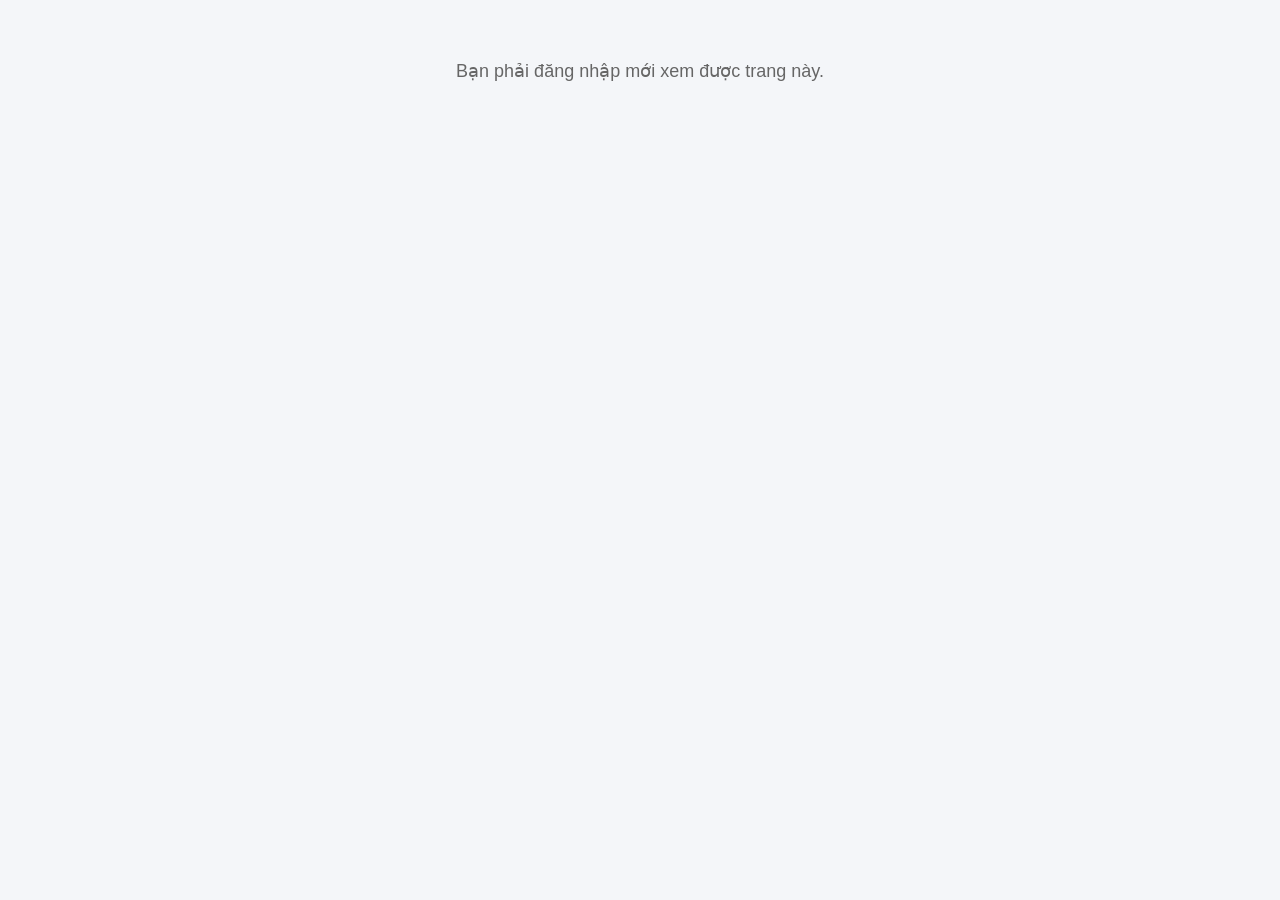
<file: frontend/members/members.html>
<!DOCTYPE html>
<html lang="vi">
<head>
    <meta charset="UTF-8">
    <meta name="viewport" content="width=device-width, initial-scale=1.0">
    <title>HUST Library - Quản lý Độc giả</title>
    <style>
        body {
            font-family: Arial, sans-serif;
            background-color: #f4f6f9;
            margin: 0;
            padding: 20px;
        }
        .header-box {
            background-color: #f1c40f;
            color: #000;
            padding: 18px 20px;
            font-weight: bold;
            font-size: 22px;
            letter-spacing: 1px;
            border-radius: 4px;
            margin-bottom: 20px;
            box-shadow: 0 2px 5px rgba(0,0,0,0.05);
        }
        .action-bar {
            margin-bottom: 15px;
            display: flex;
            justify-content: space-between;
            align-items: center;
        }
        .btn {
            padding: 10px 16px;
            font-size: 14px;
            font-weight: bold;
            border: none;
            border-radius: 4px;
            cursor: pointer;
            color: white;
            transition: background 0.2s;
        }
        .btn-add { background-color: #2ecc71; }
        .btn-add:hover { background-color: #27ae60; }
        .btn-edit { background-color: #3498db; padding: 6px 12px; font-size: 12px; margin-right: 5px; }
        .btn-edit:hover { background-color: #2980b9; }
        .btn-delete { background-color: #e74c3c; padding: 6px 12px; font-size: 12px; }
        .btn-delete:hover { background-color: #c0392b; }
        
        /* Bảng danh sách độc giả */
        .table-container {
            background: #fff;
            padding: 15px;
            border-radius: 8px;
            box-shadow: 0 4px 12px rgba(0,0,0,0.08);
            overflow-x: auto;
        }
        .member-table {
            width: 100%;
            border-collapse: collapse;
            font-size: 14px;
        }
        .member-table th, .member-table td {
            padding: 12px 15px;
            border: 1px solid #e2e8f0;
            text-align: left;
        }
        .member-table th {
            background-color: #003366;
            color: white;
        }
        .member-table tr:nth-child(even) { background-color: #f8fafc; }
        
        /* Modal */
        .modal-overlay {
            display: none;
            position: fixed;
            top: 0; left: 0; right: 0; bottom: 0;
            background: rgba(0,0,0,0.5);
            z-index: 1000;
            justify-content: center;
            align-items: center;
        }
        .modal-overlay.active { display: flex; }
        .modal {
            background: white;
            padding: 24px 32px;
            border-radius: 8px;
            max-width: 600px;
            width: 90%;
            box-shadow: 0 8px 30px rgba(0,0,0,0.2);
        }
        .modal h2 { margin-top: 0; color: #003366; border-bottom: 2px solid #f1c40f; padding-bottom: 8px; }
        .modal-info { margin: 16px 0; line-height: 2; font-size: 15px; }
        .modal-info strong { color: #003366; display: inline-block; width: 160px; }
        .modal-close-btn {
            margin-top: 20px;
            padding: 8px 20px;
            background: #003366;
            color: white;
            border: none;
            border-radius: 4px;
            cursor: pointer;
            font-size: 14px;
        }
        .modal-close-btn:hover { background: #002244; }

        /* Link tên độc giả */
        .member-name-link {
            color: #3498db;
            cursor: pointer;
            text-decoration: underline;
            font-weight: 600;
        }
        .member-name-link:hover { color: #2980b9; }

        /* Trạng thái thẻ */
        .status-badge {
            padding: 4px 8px;
            border-radius: 12px;
            font-size: 11px;
            font-weight: bold;
        }
        .status-active { background-color: #def7ec; color: #03543f; }
        .status-locked { background-color: #fde8e8; color: #9b1c1c; }
    </style>
</head>
<body>

    <div class="header-box">THÀNH VIÊN</div>

    <div class="action-bar">
        <button class="btn btn-add" id="btn-add-member" onclick="addMemberClick()">+ Thêm độc giả mới</button>
        <span id="welcome-role" style="font-weight: bold; color: #4a5568;"></span>
    </div>

    <div class="table-container">
        <table class="member-table">
            <thead>
                <tr>
                    <th>Mã Độc Giả (PK)</th>
                    <th>Họ và Tên</th>
                    <th>Giới Tính</th>
                    <th>Email</th>
                    <th>Số Điện Thoại</th>
                    <th>Ngày Cấp Thẻ</th>
                    <th>Ngày Hết Hạn</th>
                    <th>Tổng Nợ</th>
                    <th>Trạng Thái</th>
                    <th>Hành Động</th>
                </tr>
            </thead>
            <tbody id="member-table-body">
                <!-- Rows will be populated dynamically from /api/members -->
            </tbody>
        </table>
    </div>

    <!-- Table Nhân viên -->
    <div class="table-container" style="margin-top: 30px;">
        <div class="action-bar">
            <button class="btn btn-add" id="btn-add-nhanvien" onclick="addNhanvienClick()">+ Thêm nhân viên mới</button>
        </div>
        <table class="member-table">
            <thead>
                <tr>
                    <th>Mã Nhân Viên (PK)</th>
                    <th>Họ và Tên</th>
                    <th>Email</th>
                    <th>Chức vụ</th>
                </tr>
            </thead>
            <tbody id="nhanvien-table-body">
                <!-- Rows will be populated dynamically from /api/nhanvien -->
            </tbody>
        </table>
    </div>

    <!-- Modal thông tin độc giả / nhân viên -->
    <div class="modal-overlay" id="member-modal">
        <div class="modal">
            <h2 id="modal-title">Thông tin Độc Giả</h2>
            <form id="member-form" onsubmit="return false;">
                <div class="modal-info">
                    <div id="ma-row">
                        <strong>Mã:</strong> <span id="modal-ma"></span><br>
                    </div>
                    <div id="ho-ten-row">
                        <strong>Họ và Tên:</strong> <input id="modal-ho-ten" type="text" placeholder="Họ và Tên"><br>
                    </div>
                    <div id="gioi-tinh-row">
                        <strong>Giới Tính:</strong> <input id="modal-gioi-tinh" type="text" placeholder="Giới Tính"><br>
                    </div>
                    <div id="email-row">
                        <strong>Email:</strong> <input id="modal-email" type="email" placeholder="Email"><br>
                    </div>
                    <div id="sdt-row">
                        <strong>Số Điện Thoại:</strong> <input id="modal-sdt" type="text" placeholder="Số Điện Thoại"><br>
                    </div>
                    <div id="ngay-cap-the-row">
                        <strong>Ngày Cấp Thẻ:</strong> <input id="modal-ngay-cap-the" type="date"><br>
                    </div>
                    <div id="ngay-het-han-row">
                        <strong>Ngày Hết Hạn:</strong> <input id="modal-ngay-het-han" type="date"><br>
                    </div>
                    <div id="tong-no-row">
                        <strong>Tổng Nợ:</strong> <span id="modal-tong-no">0</span><br>
                    </div>
                    <div id="trang-thai-row">
                        <strong>Trạng Thái Thẻ:</strong>
                        <select id="modal-trang-thai">
                            <option value="Hoat Dong">Hoạt động</option>
                            <option value="HetHan">Hết hạn</option>
                            <option value="Bi khoa">Khóa</option>
                        </select>
                    </div>
                </div>
                <button class="modal-close-btn" id="btn-save-member" type="button" onclick="saveMember()">Lưu</button>
                <button class="modal-close-btn" type="button" onclick="closeMemberModal()">Đóng</button>
            </form>
        </div>
    </div>

    <!-- Modal thông tin nhân viên -->
    <div class="modal-overlay" id="nhanvien-modal">
        <div class="modal">
            <h2 id="nhanvien-modal-title">Thông tin Nhân Viên</h2>
            <form id="nhanvien-form" onsubmit="return false;">
                <div class="modal-info">
                    <div id="nhanvien-ma-row">
                        <strong>Mã:</strong> <span id="modal-nhanvien-ma"></span><br>
                    </div>
                    <div id="nhanvien-ho-ten-row">
                        <strong>Họ và Tên:</strong> <input id="modal-nhanvien-ho-ten" type="text" placeholder="Họ và Tên"><br>
                    </div>
                    <div id="nhanvien-email-row">
                        <strong>Email:</strong> <input id="modal-nhanvien-email" type="email" placeholder="Email"><br>
                    </div>
                    <div id="nhanvien-chuc-vu-row">
                        <strong>Chức vụ:</strong>
                        <select id="modal-nhanvien-chuc-vu">
                            <option value="NhanVien">Nhân viên</option>
                            <option value="QuanLy">Quản lý</option>
                        </select>
                    </div>
                </div>
                <button class="modal-close-btn" id="btn-save-nhanvien" type="button" onclick="saveNhanvien()">Lưu</button>
                <button class="modal-close-btn" type="button" onclick="closeNhanvienModal()">Đóng</button>
            </form>
        </div>
    </div>

    <script src="../shared/api.js"></script>
    <script src="members.js"></script>
</body>
</html>
</file>
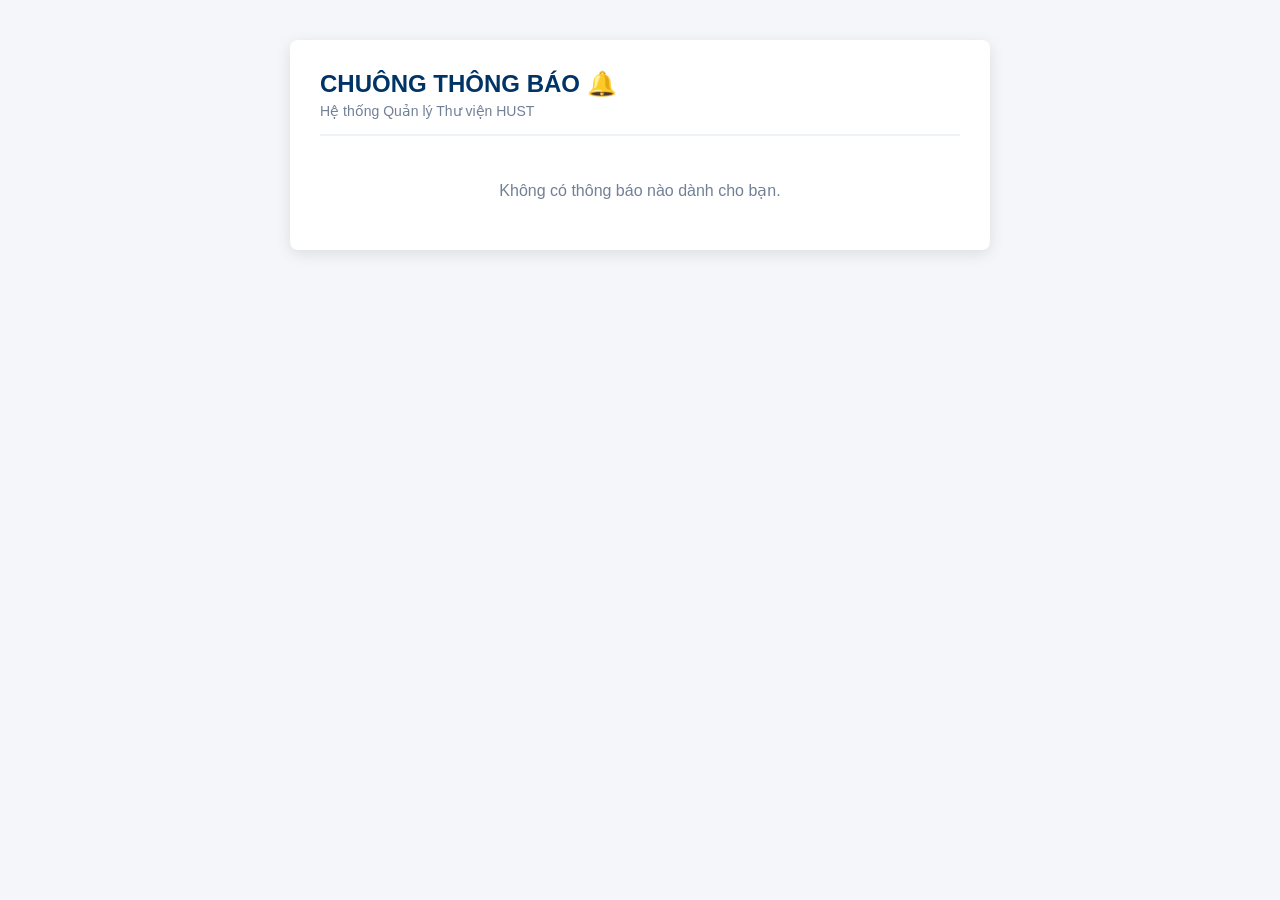
<file: frontend/notifications/notifications.html>
<!DOCTYPE html>
<html lang="vi">
<head>
    <meta charset="UTF-8">
    <meta name="viewport" content="width=device-width, initial-scale=1.0">
    <title>HUST Library - Thông báo</title>
    <style>
        body {
            font-family: Arial, sans-serif;
            background-color: #f4f6f9;
            margin: 0;
            padding: 40px 20px;
            display: flex;
            justify-content: center;
        }
        .main-container {
            background: #ffffff;
            width: 100%;
            max-width: 700px;
            padding: 30px;
            border-radius: 8px;
            box-shadow: 0 4px 15px rgba(0, 0, 0, 0.1);
            box-sizing: border-box;
        }
        .header {
            margin-bottom: 25px;
            padding-bottom: 15px;
            border-bottom: 2px solid #edf2f7;
        }
        .header h2 {
            color: #003366;
            margin: 0 0 5px 0;
            font-size: 24px;
        }
        .header p {
            margin: 0;
            color: #718096;
            font-size: 14px;
        }
        .noti-box {
            background: #f8fafc;
            border: 1px solid #e2e8f0;
            padding: 15px 20px;
            margin-bottom: 15px;
            border-radius: 6px;
            transition: transform 0.2s;
        }
        .noti-box:hover {
            transform: translateX(5px);
            box-shadow: 0 2px 8px rgba(0,0,0,0.05);
        }
        .noti-KhoaThe {
            border-left: 5px solid #e53e3e; /* Đỏ cảnh báo */
        }
        .noti-NhacTraSach {
            border-left: 5px solid #d69e2e; /* Vàng nhắc nhở */
        }
        .noti-title {
            margin: 0 0 8px 0;
            color: #2d3748;
            font-size: 16px;
            display: flex;
            justify-content: space-between;
        }
        .noti-content {
            margin: 0;
            color: #4a5568;
            font-size: 14px;
            line-height: 1.5;
        }
        .noti-date {
            font-size: 12px;
            color: #a0aec0;
        }
    </style>
</head>
<body>

<div class="main-container">
    <div class="header">
        <h2>CHUÔNG THÔNG BÁO 🔔</h2>
        <p>Hệ thống Quản lý Thư viện HUST</p>
    </div>

    <div id="notification-list">
        <div style="text-align:center; color:#718096;">Đang tải thông báo...</div>
    </div>
</div>

<script src="notifications.js"></script>
</body>
</html>
</file>
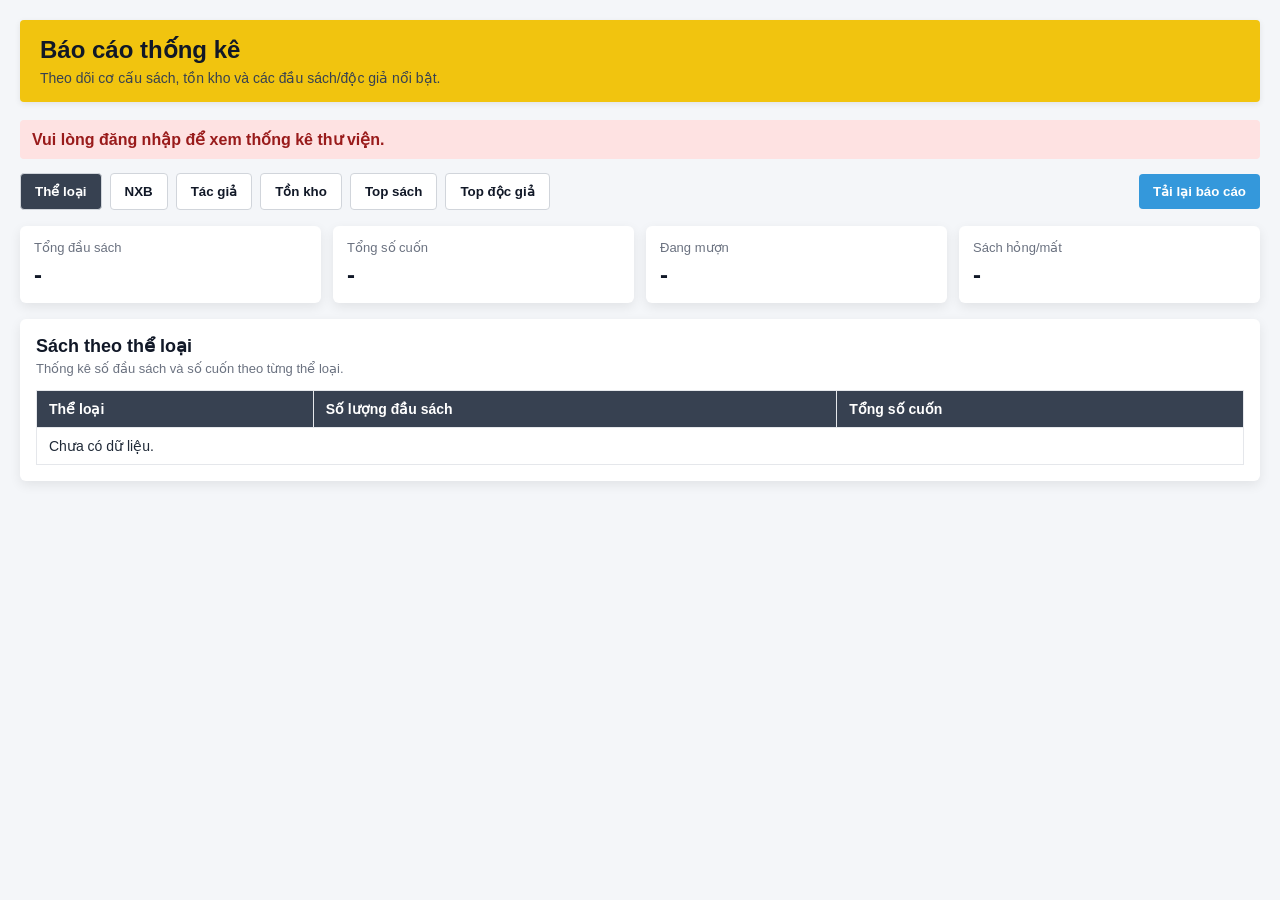
<file: frontend/reports/reports.html>
<!doctype html>
<html lang="vi">
<head>
    <meta charset="utf-8">
    <meta name="viewport" content="width=device-width, initial-scale=1">
    <title>Báo cáo thống kê</title>
    <link rel="stylesheet" href="../shared/base.css">

    <style>
        body {
            background: #f4f6f9;
            color: #1f2937;
        }

        .reports-page {
            padding: 20px;
        }

        .page-heading {
            background: #f1c40f;
            color: #111827;
            padding: 16px 20px;
            border-radius: 4px;
            margin-bottom: 18px;
            box-shadow: 0 2px 6px rgba(0, 0, 0, 0.08);
        }

        .page-heading h1 {
            margin: 0;
            font-size: 24px;
            letter-spacing: 0;
        }

        .page-heading p {
            margin: 6px 0 0;
            color: #374151;
            font-size: 14px;
        }

        .message {
            display: none;
            margin-bottom: 14px;
            padding: 10px 12px;
            border-radius: 4px;
            font-weight: bold;
        }

        .message.success {
            display: block;
            background: #d1fae5;
            color: #065f46;
        }

        .message.error {
            display: block;
            background: #fee2e2;
            color: #991b1b;
        }

        .toolbar {
            display: flex;
            justify-content: space-between;
            gap: 12px;
            align-items: center;
            flex-wrap: wrap;
            margin-bottom: 16px;
        }

        .report-tabs {
            display: flex;
            gap: 8px;
            flex-wrap: wrap;
        }

        .btn {
            border: none;
            border-radius: 4px;
            padding: 10px 14px;
            font-weight: bold;
            cursor: pointer;
            transition: background 0.2s, transform 0.1s;
            white-space: nowrap;
        }

        .btn:active {
            transform: translateY(1px);
        }

        .btn-tab {
            background: #ffffff;
            color: #111827;
            border: 1px solid #d1d5db;
        }

        .btn-tab.active,
        .btn-tab:hover {
            background: #374151;
            color: #ffffff;
        }

        .btn-primary {
            background: #3498db;
            color: #ffffff;
        }

        .btn-primary:hover {
            background: #2980b9;
        }

        .summary-grid {
            display: grid;
            grid-template-columns: repeat(4, minmax(140px, 1fr));
            gap: 12px;
            margin-bottom: 16px;
        }

        .summary-card {
            background: #ffffff;
            border-radius: 6px;
            padding: 14px;
            box-shadow: 0 4px 12px rgba(0, 0, 0, 0.08);
        }

        .summary-card span {
            display: block;
            color: #6b7280;
            font-size: 13px;
            margin-bottom: 6px;
        }

        .summary-card strong {
            display: block;
            font-size: 24px;
            color: #111827;
        }

        .panel {
            display: none;
            background: #ffffff;
            border-radius: 6px;
            box-shadow: 0 4px 12px rgba(0, 0, 0, 0.08);
            padding: 16px;
        }

        .panel.active {
            display: block;
        }

        .panel-header {
            display: flex;
            align-items: center;
            justify-content: space-between;
            gap: 12px;
            margin-bottom: 14px;
        }

        .panel-header h2 {
            margin: 0;
            font-size: 18px;
            color: #111827;
        }

        .panel-header p {
            margin: 4px 0 0;
            color: #6b7280;
            font-size: 13px;
        }

        .table-wrap {
            overflow-x: auto;
        }

        .report-table {
            width: 100%;
            min-width: 720px;
            border-collapse: collapse;
            font-size: 14px;
        }

        .report-table th,
        .report-table td {
            border: 1px solid #e5e7eb;
            padding: 10px 12px;
            text-align: left;
            vertical-align: top;
        }

        .report-table th {
            background: #374151;
            color: #ffffff;
        }

        .report-table tbody tr:nth-child(even) {
            background: #f9fafb;
        }

        .muted {
            color: #6b7280;
            font-size: 13px;
        }

        @media (max-width: 900px) {
            .reports-page {
                padding: 12px;
            }

            .summary-grid {
                grid-template-columns: repeat(2, minmax(140px, 1fr));
            }
        }

        @media (max-width: 560px) {
            .summary-grid {
                grid-template-columns: 1fr;
            }
        }
    </style>
</head>
<body>
    <main class="reports-page">
        <section class="page-heading">
            <h1>Báo cáo thống kê</h1>
            <p>Theo dõi cơ cấu sách, tồn kho và các đầu sách/độc giả nổi bật.</p>
        </section>

        <div id="reportMessage" class="message"></div>

        <section class="toolbar">
            <div class="report-tabs" role="tablist" aria-label="Nhóm báo cáo">
                <button class="btn btn-tab active" type="button" data-report-target="categoryPanel">Thể loại</button>
                <button class="btn btn-tab" type="button" data-report-target="publisherPanel">NXB</button>
                <button class="btn btn-tab" type="button" data-report-target="authorPanel">Tác giả</button>
                <button class="btn btn-tab" type="button" data-report-target="inventoryPanel">Tồn kho</button>
                <button class="btn btn-tab" type="button" data-report-target="topBooksPanel">Top sách</button>
                <button class="btn btn-tab" type="button" data-report-target="topReadersPanel">Top độc giả</button>
            </div>

            <button id="refreshReportsBtn" class="btn btn-primary" type="button">Tải lại báo cáo</button>
        </section>

        <section class="summary-grid">
            <div class="summary-card">
                <span>Tổng đầu sách</span>
                <strong id="totalTitles">-</strong>
            </div>

            <div class="summary-card">
                <span>Tổng số cuốn</span>
                <strong id="totalCopies">-</strong>
            </div>

            <div class="summary-card">
                <span>Đang mượn</span>
                <strong id="borrowedCopies">-</strong>
            </div>

            <div class="summary-card">
                <span>Sách hỏng/mất</span>
                <strong id="damagedCopies">-</strong>
            </div>
        </section>

        <section id="categoryPanel" class="panel active">
            <div class="panel-header">
                <div>
                    <h2>Sách theo thể loại</h2>
                    <p>Thống kê số đầu sách và số cuốn theo từng thể loại.</p>
                </div>
            </div>

            <div class="table-wrap">
                <table class="report-table">
                    <thead>
                        <tr>
                            <th>Thể loại</th>
                            <th>Số lượng đầu sách</th>
                            <th>Tổng số cuốn</th>
                        </tr>
                    </thead>
                    <tbody id="categoryReportBody">
                        <tr>
                            <td colspan="3">Đang tải dữ liệu...</td>
                        </tr>
                    </tbody>
                </table>
            </div>
        </section>

        <section id="publisherPanel" class="panel">
            <div class="panel-header">
                <div>
                    <h2>Sách theo nhà xuất bản</h2>
                    <p>Thống kê cơ cấu sách theo nhà xuất bản.</p>
                </div>
            </div>

            <div class="table-wrap">
                <table class="report-table">
                    <thead>
                        <tr>
                            <th>Nhà xuất bản</th>
                            <th>Số lượng đầu sách</th>
                            <th>Tổng số cuốn</th>
                        </tr>
                    </thead>
                    <tbody id="publisherReportBody">
                        <tr>
                            <td colspan="3">Đang tải dữ liệu...</td>
                        </tr>
                    </tbody>
                </table>
            </div>
        </section>

        <section id="authorPanel" class="panel">
            <div class="panel-header">
                <div>
                    <h2>Sách theo tác giả</h2>
                    <p>Thống kê số đầu sách và số cuốn theo từng tác giả.</p>
                </div>
            </div>

            <div class="table-wrap">
                <table class="report-table">
                    <thead>
                        <tr>
                            <th>Tác giả</th>
                            <th>Số lượng đầu sách</th>
                            <th>Tổng số cuốn</th>
                        </tr>
                    </thead>
                    <tbody id="authorReportBody">
                        <tr>
                            <td colspan="3">Đang tải dữ liệu...</td>
                        </tr>
                    </tbody>
                </table>
            </div>
        </section>

        <section id="inventoryPanel" class="panel">
            <div class="panel-header">
                <div>
                    <h2>Báo cáo tồn kho</h2>
                    <p>Theo dõi tổng số cuốn và tình trạng từng đầu sách.</p>
                </div>
            </div>

            <div class="table-wrap">
                <table class="report-table">
                    <thead>
                        <tr>
                            <th>ISBN</th>
                            <th>Tên sách</th>
                            <th>Tổng số cuốn</th>
                            <th>Tốt</th>
                            <th>Đang mượn</th>
                            <th>Hỏng nhẹ</th>
                            <th>Hỏng nặng</th>
                            <th>Mất</th>
                        </tr>
                    </thead>
                    <tbody id="inventoryReportBody">
                        <tr>
                            <td colspan="8">Đang tải dữ liệu...</td>
                        </tr>
                    </tbody>
                </table>
            </div>
        </section>

        <section id="topBooksPanel" class="panel">
            <div class="panel-header">
                <div>
                    <h2>Top sách được mượn nhiều</h2>
                    <p>Danh sách 10 đầu sách có số lượt mượn cao nhất.</p>
                </div>
            </div>

            <div class="table-wrap">
                <table class="report-table">
                    <thead>
                        <tr>
                            <th>ISBN</th>
                            <th>Tên sách</th>
                            <th>Số lượt mượn</th>
                        </tr>
                    </thead>
                    <tbody id="topBooksReportBody">
                        <tr>
                            <td colspan="3">Đang tải dữ liệu...</td>
                        </tr>
                    </tbody>
                </table>
            </div>
        </section>

        <section id="topReadersPanel" class="panel">
            <div class="panel-header">
                <div>
                    <h2>Top độc giả tích cực</h2>
                    <p>Danh sách 10 độc giả mượn nhiều sách nhất.</p>
                </div>
            </div>

            <div class="table-wrap">
                <table class="report-table">
                    <thead>
                        <tr>
                            <th>Mã độc giả</th>
                            <th>Họ tên</th>
                            <th>Tổng số sách mượn</th>
                        </tr>
                    </thead>
                    <tbody id="topReadersReportBody">
                        <tr>
                            <td colspan="3">Đang tải dữ liệu...</td>
                        </tr>
                    </tbody>
                </table>
            </div>
        </section>
    </main>

    <script src="../shared/api.js"></script>
    <script src="./reports.js"></script>
</body>
</html>
</file>
<file: frontend/shared/base.css>
body {
    margin: 0;
    font-family: 'Segoe UI', Arial, sans-serif;
    background: #f0f2f5;
    color: #333;
}

/* HEADER - Đã được làm gọn lại */
.header {
    background: #003366;
    color: white;
    box-shadow: 0 1px 4px rgba(0,0,0,0.1); /* Thu nhỏ shadow để tạo cảm giác thanh thoát */
    position: sticky;
    top: 0;
    z-index: 100;
}

.header-inner {
    display: flex;
    align-items: center;
    padding: 6px 24px; /* GIẢM: Từ 10px xuống 6px để thu hẹp chiều cao */
}

.left {
    margin-right: auto;
    display: flex;       /* THÊM: Căn giữa logo và chữ theo hàng dọc */
    align-items: center;
    gap: 12px;           /* THÊM: Tạo khoảng cách giữa logo và chữ */
}

.logo-box img {
    width: 45px;         /* GIẢM: Từ 60px xuống 45px để ko làm đẩy chiều cao header */
    height: auto;
    border-radius: 6px;
}

.text {
    text-align: left;
}
.text span {
    display: block;
}
.text .sub-title {
    margin-left: 0;
}

.brand {
    line-height: 1.1;
}

.title-en {
    position: relative;
    display: inline-block;
    letter-spacing: 1.5px;
    font-size: 15px;      /* GIẢM: Từ 18px xuống 15px */
    font-weight: 700;
    text-align: left;
    line-height: 1.2;
    margin: 0;
    padding: 0;
}

.title-en::after {
    content: "";
    position: absolute;
    left: 0;
    bottom: -1px;
    width: 100%;
    height: 1px;
    background: rgba(255,255,255,0.5);
}

.sub-title {
    font-size: 13px;      /* GIẢM: Từ 16px xuống 13px */
    letter-spacing: 0.5px;
    text-align: left;
    line-height: 1.2;
    margin-top: 1px;      /* SỬA: Điều chỉnh lại khoảng cách dòng */
    display: block;
    padding: 0;
    opacity: 0.9;
}

.right {
    margin-left: auto;
    display: flex;
    gap: 8px;             /* GIẢM: Thu hẹp khoảng cách các nút */
    align-items: center;
}

.right a {
    padding: 6px 12px;    /* GIẢM: Từ 8px 16px xuống 6px 12px giúp nút gọn hơn */
    text-decoration: none;
    color: white;
    border-radius: 4px;
    font-weight: bold;
    font-size: 13px;      /* THÊM: Thu nhỏ chữ của nút một chút */
    transition: 0.3s;
}

.user-info {
    display: flex;
    flex-direction: column;
    align-items: flex-end;
    line-height: 1.2;
}

.user-name {
    font-weight: bold;
    font-size: 13px;      /* GIẢM: Từ 14px xuống 13px */
    color: white;
}

.user-role {
    font-size: 11px;      /* GIẢM: Từ 12px xuống 11px */
    color: #ddd;
}

.logout {
    background: #e74c3c;
    padding: 5px 12px;    /* GIẢM: Để đồng bộ với các nút khác */
    font-size: 12px;      /* GIẢM: Từ 13px xuống 12px */
    border-radius: 4px;
}

.logout:hover {
    background: #c0392b;
}

.login {
    background: #3498db;
}

.login:hover {
    background: #2980b9;
}

.register {
    background: #2ecc71;
}

.register:hover {
    background: #27ae60;
}

/* MENU - Sửa lại phần Sticky để không bị hở */
.menu {
    background: #f1c40f;
    display: flex;
    justify-content: center;
    box-shadow: 0 1px 6px rgba(0,0,0,0.08);
    position: sticky;
    top: 59px;            /* SỬA: Thay vì 82px, đổi thành 59px để khít với Header mới */
    z-index: 99;
}

.menu a {
    padding: 10px 16px;   /* GIẢM: Từ 12px xuống 10px để menu mảnh hơn */
    text-decoration: none;
    color: #222;
    font-weight: 700;
    font-size: 13px;      /* GIẢM: Từ 14px xuống 13px */
    letter-spacing: 0.3px;
    transition: 0.2s;
}

.menu a:hover {
    background: rgba(0,0,0,0.05);
}

.dropdown {
    position: relative;
    display: inline-flex;
    align-items: center;
}

.dropdown-btn {
    padding: 10px 16px;   /* GIẢM: Từ 12px xuống 10px cho bằng các nút menu */
    text-decoration: none;
    color: #222;
    font-weight: 700;
    font-size: 13px;      /* GIẢM: Từ 14px xuống 13px */
    cursor: pointer;
}

.dropdown-content {
    display: none;
    position: absolute;
    top: 100%;
    left: 0;
    background-color: #ffffff;
    min-width: 180px;
    box-shadow: 0px 6px 16px rgba(0, 0, 0, 0.12);
    z-index: 999;
    border-radius: 4px;
}

.dropdown-content a {
    color: #222 !important;
    padding: 10px 16px !important;
    display: block !important;
    font-weight: normal;
    font-size: 13px;
    text-align: left;
}

.dropdown-content a:hover {
    background-color: #f6f6f6;
}

.dropdown:hover .dropdown-content {
    display: block;
}

/* --- CÁC PHẦN LAYOUT, SIDEBAR, FOOTER BÊN DƯỚI GIỮ NGUYÊN HOÀN TOÀN --- */
.container {
    width: 1200px;
    margin: 20px auto;
    display: flex;
    gap: 20px;
}

.main {
    flex: 3;
    background: #fff;
    padding: 20px;
    border-radius: 8px;
    box-shadow: 0 4px 12px rgba(0,0,0,0.06);
}

.banner img {
    width: 100%;
    border-radius: 8px;
}

.title {
    color: #003366;
    margin-top: 24px;
    margin-bottom: 12px;
    font-size: 20px;
    border-left: 4px solid #f1c40f;
    padding-left: 10px;
}

.news {
    display: flex;
    gap: 14px;
    margin-bottom: 14px;
    padding: 10px;
    border-radius: 6px;
    background: #fafafa;
}

.news img {
    width: 100px;
    height: 80px;
    object-fit: cover;
    border-radius: 4px;
}

.news h4 {
    margin: 0 0 6px;
    font-size: 15px;
    color: #222;
}

.news p {
    margin: 2px 0;
    font-size: 13px;
    color: #777;
}

.desc {
    color: #555 !important;
}

.books {
    display: flex;
    gap: 10px;
    flex-wrap: wrap;
}

.books img {
    width: 110px;
    height: 150px;
    object-fit: cover;
    border-radius: 6px;
    border: 1px solid #e5e7eb;
    background: #f5f5f5;
}

.sidebar {
    flex: 1;
}

.box {
    background: #ffffff;
    padding: 14px;
    margin-bottom: 16px;
    border-radius: 8px;
    box-shadow: 0 4px 12px rgba(0,0,0,0.06);
}

.box h3 {
    margin: 0 0 10px;
    font-size: 16px;
    color: #003366;
    border-bottom: 2px solid #f1c40f;
    padding-bottom: 6px;
}

.box ul {
    list-style: none;
    padding: 0;
    margin: 0;
}

.box li {
    padding: 8px 6px;
    border-bottom: 1px dashed #e5e7eb;
    cursor: pointer;
    font-size: 14px;
}

.box li:hover {
    color: #003366;
    background: #f6f6f6;
}

.grid {
    display: grid;
    grid-template-columns: repeat(2, 1fr);
    gap: 8px;
}

.grid img {
    width: 100%;
    height: 50px;
    object-fit: contain;
    background: #f5f5f5;
    border-radius: 4px;
    border: 1px solid #e5e7eb;
    padding: 4px;
    box-sizing: border-box;
}

footer {
    background: #003366;
    color: #ddd;
    text-align: center;
    padding: 24px;
    margin-top: 20px;
}

footer h2 {
    margin: 0;
    font-size: 20px;
}

footer p {
    margin: 6px 0 0;
    font-size: 13px;
}

iframe {
    width: 100%;
    height: 250px;
    border: none;
    border-radius: 6px;
    margin-top: 10px;
}
</file>
